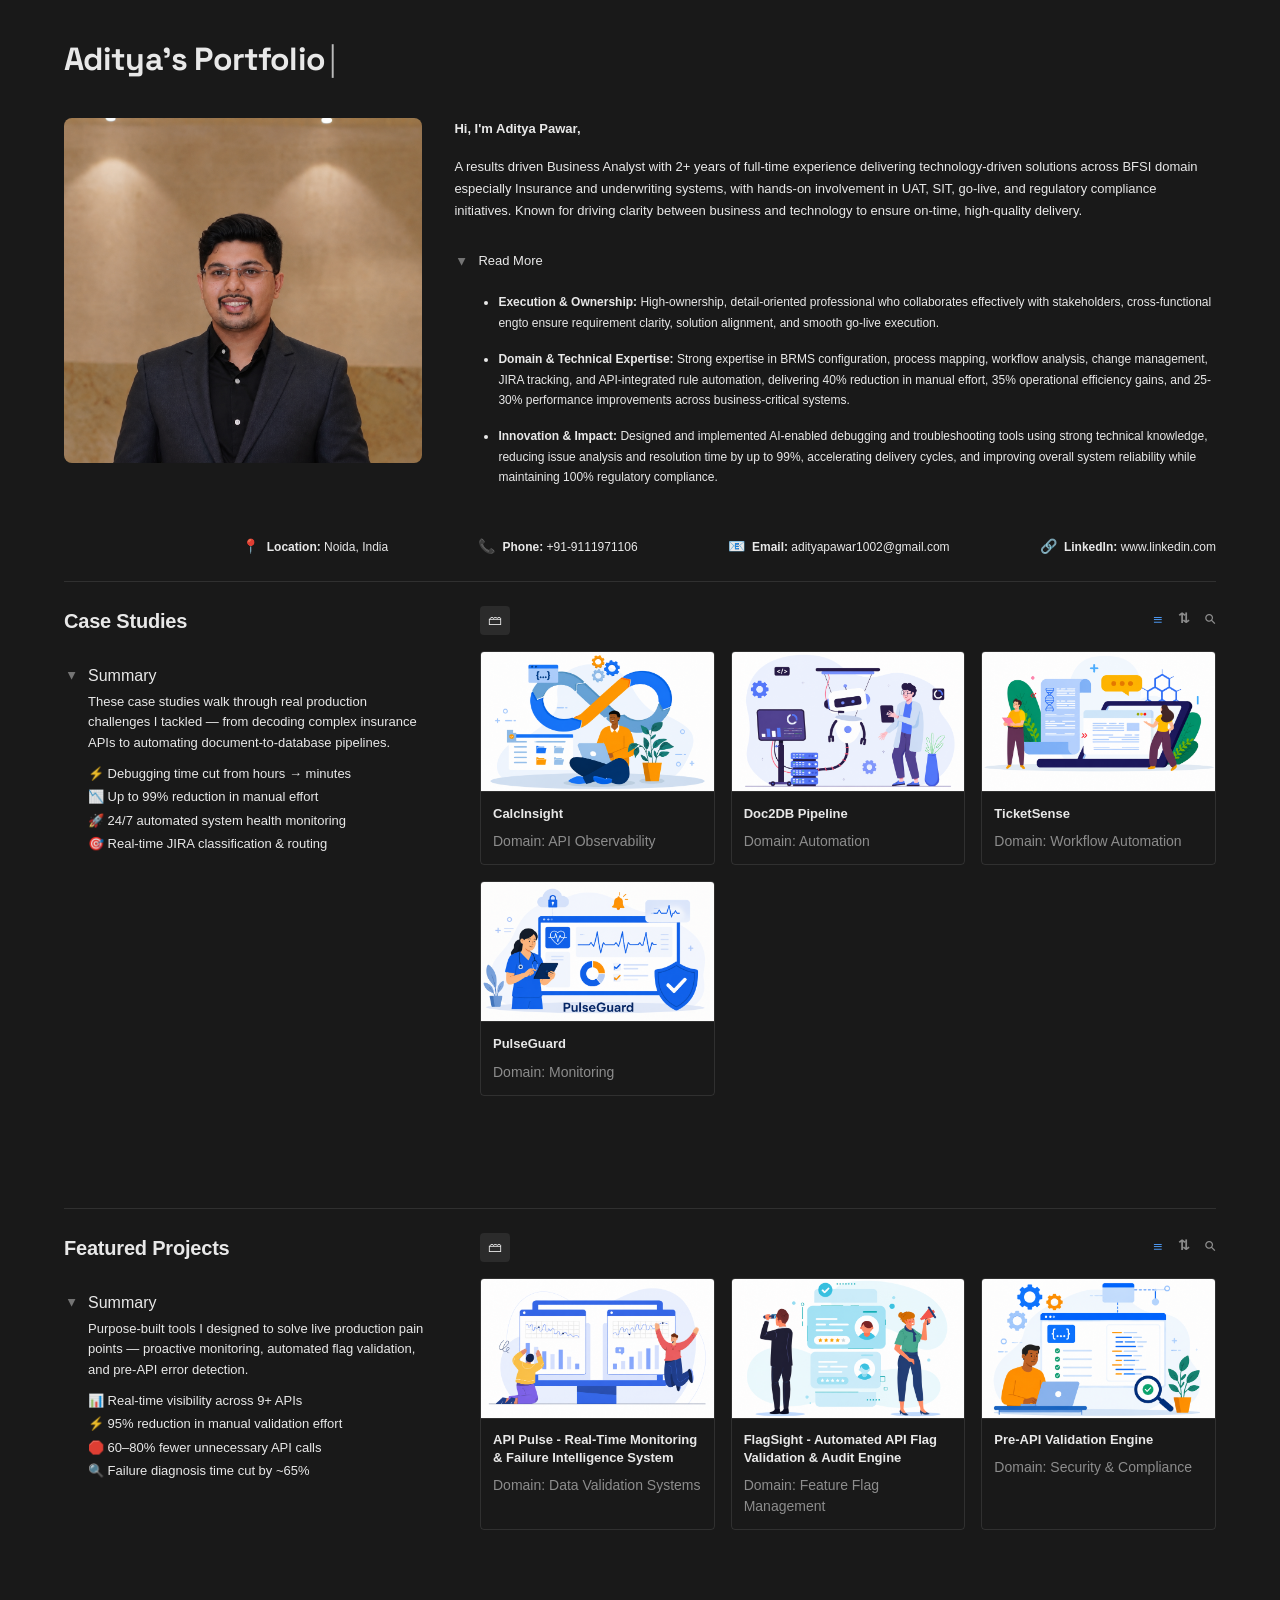
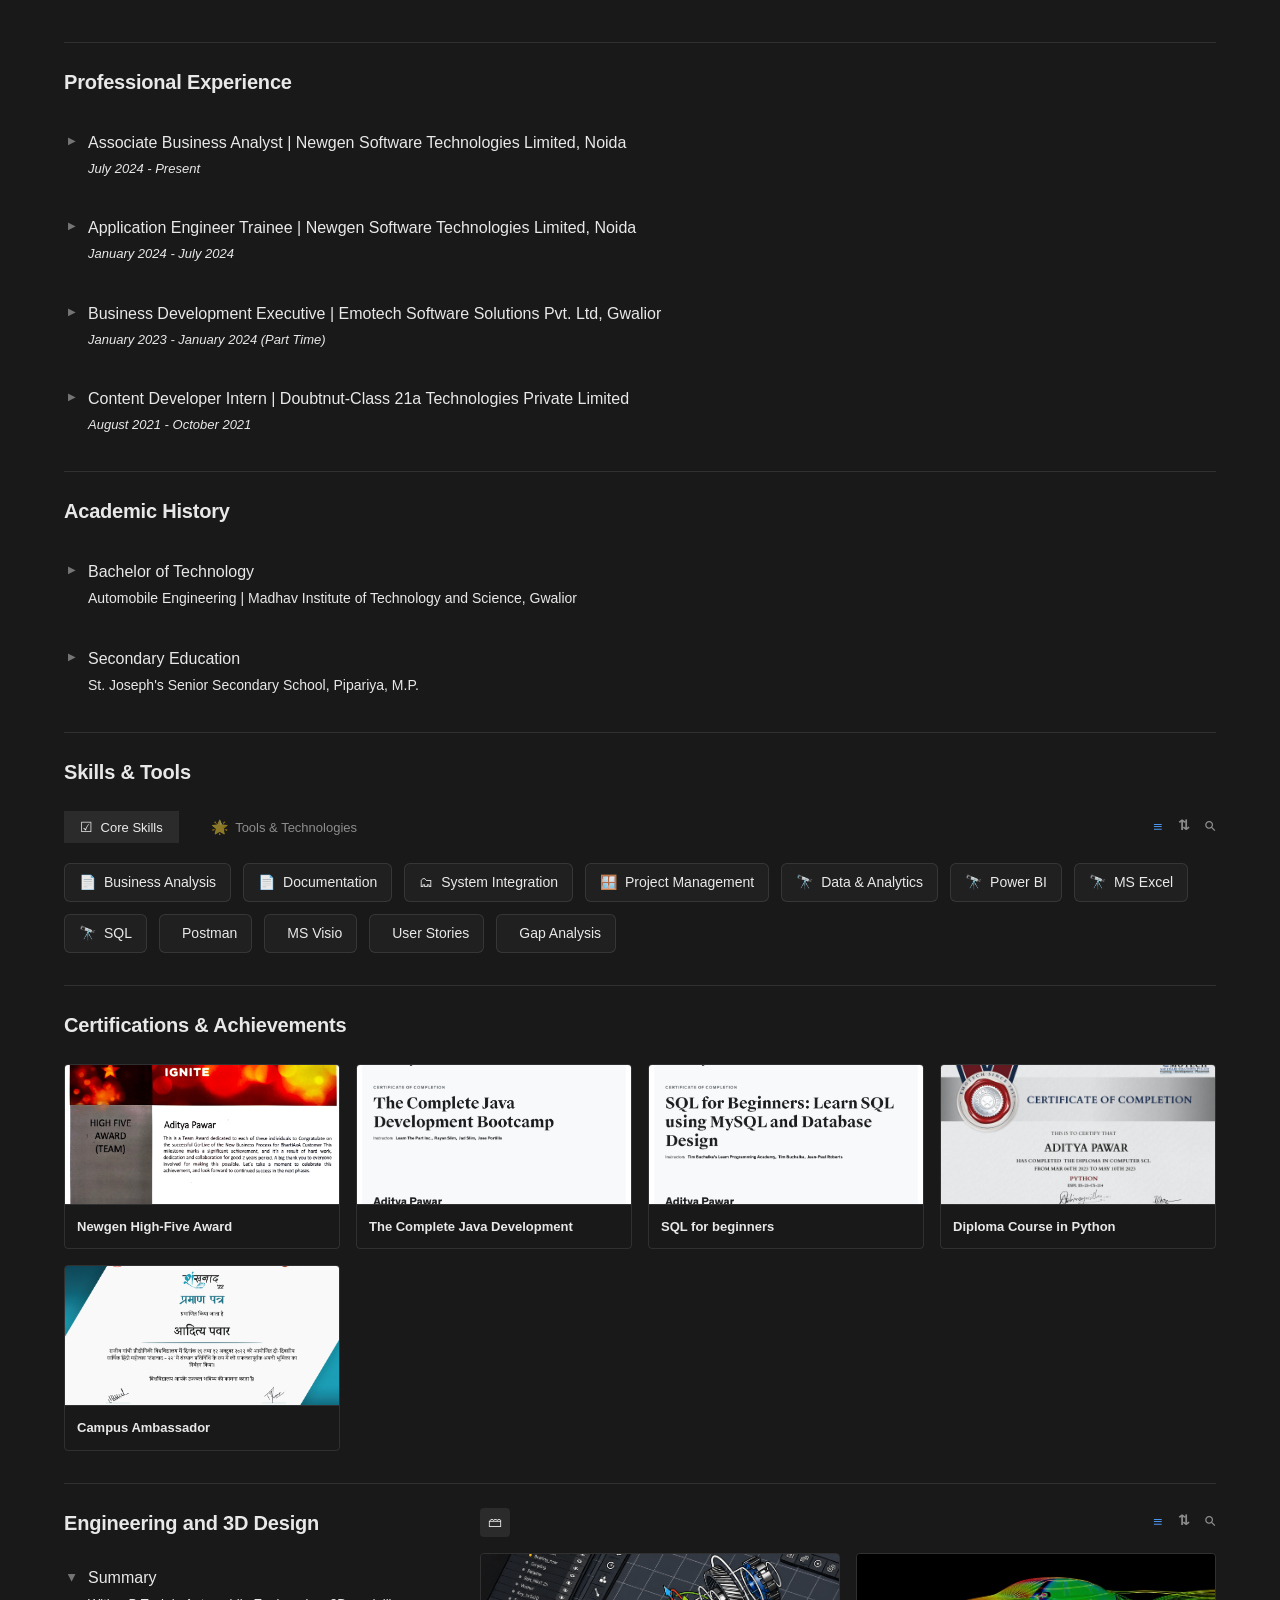
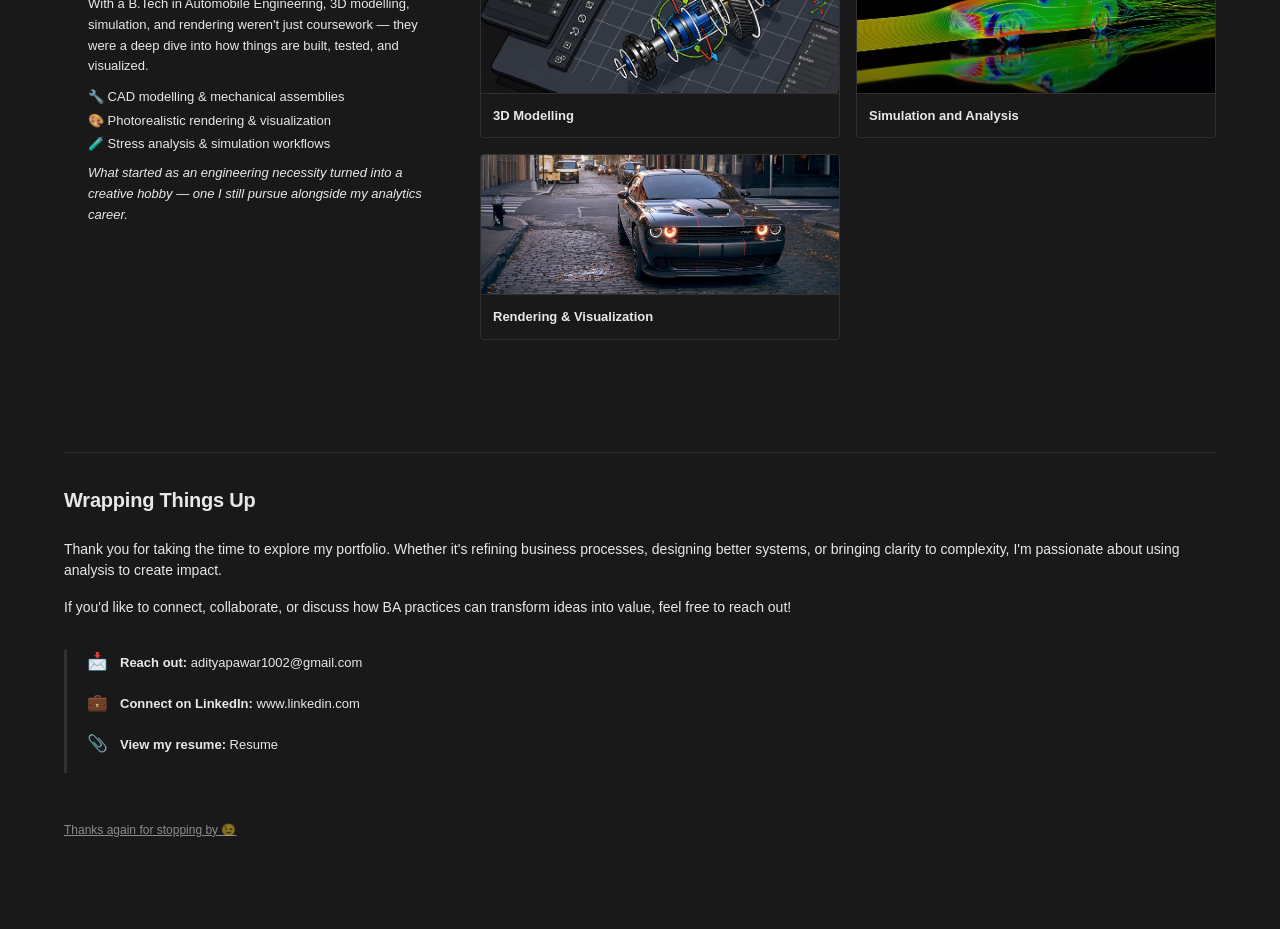
<file: index.html>
<!DOCTYPE html>
<html lang="en">

<head>
    <meta charset="UTF-8">
    <meta name="viewport" content="width=device-width, initial-scale=1.0">
    <title>Aditya Pawar - Portfolio</title>
    <link rel="preconnect" href="https://fonts.googleapis.com">
    <link rel="preconnect" href="https://fonts.gstatic.com" crossorigin>
    <link href="https://fonts.googleapis.com/css2?family=Inter:wght@400;500;600;700&family=Space+Grotesk:wght@700&display=swap" rel="stylesheet">
    <link rel="stylesheet" href="styles.css">
</head>

<body>
    <div class="notion-page">
        <main class="content-wrapper">
            <!-- Header Title -->
            <h1 class="portfolio-main-title"><span class="typewriter"></span><span class="typewriter-cursor">|</span></h1>

            <!-- Profile Section -->
            <header class="profile-section-new">
                <div class="profile-left">
                    <img src="Projects Pages/assets/HeroImages/ProfileImage.svg" alt="Aditya Pawar"
                        class="profile-avatar-large">
                </div>

                <div class="profile-right">
                    <p class="profile-greeting">Hi, I'm Aditya Pawar,</p>
                    <p class="profile-bio">A results driven Business Analyst with 2+ years of full-time experience
                        delivering technology-driven solutions across BFSI domain especially Insurance and underwriting
                        systems, with hands-on involvement in UAT, SIT, go-live, and regulatory compliance initiatives.
                        Known for driving clarity between business and technology to ensure on-time, high-quality
                        delivery.</p>

                    <details class="notion-toggle" open>
                        <summary>Read More</summary>
                        <div class="toggle-content">
                            <ul class="profile-bullet-list">
                                <li><strong>Execution & Ownership:</strong> High-ownership, detail-oriented professional
                                    who collaborates effectively with stakeholders, cross-functional engto ensure
                                    requirement clarity, solution alignment, and smooth go-live execution.</li>
                                <li><strong>Domain & Technical Expertise:</strong> Strong expertise in BRMS
                                    configuration, process mapping, workflow analysis, change management, JIRA tracking,
                                    and API-integrated rule automation, delivering 40% reduction in manual effort, 35%
                                    operational efficiency gains, and 25-30% performance improvements across
                                    business-critical systems.</li>
                                <li><strong>Innovation & Impact:</strong> Designed and implemented AI-enabled debugging
                                    and troubleshooting tools using strong technical knowledge, reducing issue analysis
                                    and resolution time by up to 99%, accelerating delivery cycles, and improving
                                    overall system reliability while maintaining 100% regulatory compliance.</li>
                            </ul>
                        </div>
                    </details>

                </div>
            </header>

            <div class="contact-info new-contact">
                <span class="contact-item"><span style="font-size: 14px; margin-right: 4px;">📍</span>
                    <strong>Location:</strong> Noida, India</span>
                <span class="contact-item"><span style="font-size: 14px; margin-right: 4px;">📞</span>
                    <strong>Phone:</strong> +91-9111971106</span>
                <span class="contact-item"><span style="font-size: 14px; margin-right: 4px;">📧</span>
                    <strong>Email:</strong> <a
                        href="mailto:adityapawar1002@gmail.com">adityapawar1002@gmail.com</a></span>
                <span class="contact-item"><span style="font-size: 14px; margin-right: 4px;">🔗</span>
                    <strong>LinkedIn:</strong> <a href="https://www.linkedin.com/in/aditya-pawar-b94b47212/"
                        target="_blank">www.linkedin.com</a></span>
            </div>

            <hr class="notion-divider">

            <!-- Dynamic Content Area -->
            <div id="dynamic-content">
                <!-- Case Studies -->
                <div class="featured-projects-section" style="display: flex; gap: 48px; align-items: flex-start;">
                    <!-- Left Column -->
                    <div class="featured-left" style="flex: 1; min-width: 300px;">
                        <h3 class="section-title">Case Studies</h3>
                        <details class="notion-toggle" open>
                            <summary>Summary</summary>
                            <div class="toggle-content" style="padding-top: 0; padding-bottom: 0;">
                                <p
                                    style="font-size: 13px; line-height: 1.6; color: var(--text-color); margin-bottom: 8px;">
                                    These case studies walk through real production challenges I tackled — from decoding
                                    complex insurance APIs to automating document-to-database pipelines.
                                </p>
                                <p style="font-size: 13px; line-height: 1.8; color: var(--text-color); margin: 0;">
                                    ⚡ Debugging time cut from hours → minutes<br>
                                    📉 Up to 99% reduction in manual effort<br>
                                    🚀 24/7 automated system health monitoring<br>
                                    🎯 Real-time JIRA classification & routing
                                </p>
                            </div>
                        </details>
                    </div>

                    <!-- Right Column -->
                    <div class="featured-right" style="flex: 2; min-width: 0;">
                        <!-- Right column header (Notion style) -->
                        <div class="notion-tabs-header"
                            style="display: flex; justify-content: space-between; align-items: center; border-bottom: none; margin-bottom: 16px;">
                            <div style="display: flex; align-items: center;">
                                <span
                                    style="font-size: 14px; color: var(--text-color); padding: 4px 8px; background-color: rgba(255,255,255,0.08); border-radius: 4px;">🗃</span>
                            </div>
                            <div class="notion-view-actions"
                                style="display: flex; gap: 16px; color: var(--text-muted); font-size: 16px;">
                                <span
                                    style="cursor: pointer; color: #50a0ff; font-weight: bold; transform: scaleY(0.8); display: inline-block;">≡</span>
                                <span style="cursor: pointer; font-size: 14px; font-weight: bold;">⇅</span>
                                <span
                                    style="cursor: pointer; font-size: 14px; transform: rotate(-45deg); display: inline-block;">⚲</span>
                            </div>
                        </div>

                        <div class="gallery-grid"
                            style="display: grid; grid-template-columns: repeat(auto-fill, minmax(215px,1fr)); gap: 16px; margin-top: 0;">
                            <a href="Projects Pages/calcinsight.html" class="gallery-card">
                                <img src="Projects Pages/assets/CoverImages/CalcInsight_Cover.svg" alt="CalcInsight"
                                    class="gallery-card-image">
                                <div class="gallery-card-content">
                                    <span class="gallery-card-title">CalcInsight</span>
                                    <span class="gallery-card-domain">Domain: API Observability</span>
                                </div>
                            </a>
                            <a href="Projects Pages/doc2db.html" class="gallery-card">
                                <img src="Projects Pages/assets/CoverImages/Doc2DB.svg" alt="Doc2DB Pipeline"
                                    class="gallery-card-image">
                                <div class="gallery-card-content">
                                    <span class="gallery-card-title">Doc2DB Pipeline</span>
                                    <span class="gallery-card-domain">Domain: Automation</span>
                                </div>
                            </a>
                            <a href="Projects Pages/ticketsense.html" class="gallery-card">
                                <img src="Projects Pages/assets/CoverImages/ticketsense_Cover.svg" alt="TicketSense"
                                    class="gallery-card-image">
                                <div class="gallery-card-content">
                                    <span class="gallery-card-title">TicketSense</span>
                                    <span class="gallery-card-domain">Domain: Workflow Automation</span>
                                </div>
                            </a>
                            <a href="Projects Pages/pulseguard.html" class="gallery-card">
                                <img src="Projects Pages/assets/CoverImages/PulseGuard.svg" alt="PulseGuard"
                                    class="gallery-card-image">
                                <div class="gallery-card-content">
                                    <span class="gallery-card-title">PulseGuard</span>
                                    <span class="gallery-card-domain">Domain: Monitoring</span>
                                </div>
                            </a>
                        </div>
                    </div>
                </div>

                <hr class="notion-divider">

                <!-- Featured Projects -->
                <div class="featured-projects-section" style="display: flex; gap: 48px; align-items: flex-start;">
                    <!-- Left Column -->
                    <div class="featured-left" style="flex: 1; min-width: 300px;">
                        <h3 class="section-title">Featured Projects</h3>
                        <details class="notion-toggle" open>
                            <summary>Summary</summary>
                            <div class="toggle-content" style="padding-top: 0; padding-bottom: 0;">
                                <p
                                    style="font-size: 13px; line-height: 1.6; color: var(--text-color); margin-bottom: 8px;">
                                    Purpose-built tools I designed to solve live production pain points — proactive
                                    monitoring, automated flag validation, and pre-API error detection.
                                </p>
                                <p style="font-size: 13px; line-height: 1.8; color: var(--text-color); margin: 0;">
                                    📊 Real-time visibility across 9+ APIs<br>
                                    ⚡ 95% reduction in manual validation effort<br>
                                    🛑 60–80% fewer unnecessary API calls<br>
                                    🔍 Failure diagnosis time cut by ~65%
                                </p>
                            </div>
                        </details>
                    </div>

                    <!-- Right Column -->
                    <div class="featured-right" style="flex: 2; min-width: 0;">
                        <!-- Right column header (Notion style) -->
                        <div class="notion-tabs-header"
                            style="display: flex; justify-content: space-between; align-items: center; border-bottom: none; margin-bottom: 16px;">
                            <div style="display: flex; align-items: center;">
                                <span
                                    style="font-size: 14px; color: var(--text-color); padding: 4px 8px; background-color: rgba(255,255,255,0.08); border-radius: 4px;">🗃</span>
                            </div>
                            <div class="notion-view-actions"
                                style="display: flex; gap: 16px; color: var(--text-muted); font-size: 16px;">
                                <span
                                    style="cursor: pointer; color: #50a0ff; font-weight: bold; transform: scaleY(0.8); display: inline-block;">≡</span>
                                <span style="cursor: pointer; font-size: 14px; font-weight: bold;">⇅</span>
                                <span
                                    style="cursor: pointer; font-size: 14px; transform: rotate(-45deg); display: inline-block;">⚲</span>
                            </div>
                        </div>

                        <div class="gallery-grid"
                            style="display: grid; grid-template-columns: repeat(3, 1fr); gap: 16px; margin-top: 0;">
                            <a href="Projects Pages/apipulse.html" class="gallery-card">
                                <img src="Projects Pages/assets/CoverImages/APIPulse_Cover.svg" alt="API Pulse"
                                    class="gallery-card-image">
                                <div class="gallery-card-content">
                                    <span class="gallery-card-title" style="font-size: 13px; line-height: 1.4;">API
                                        Pulse - Real-Time Monitoring & Failure Intelligence System</span>
                                    <span class="gallery-card-domain">Domain: Data Validation Systems</span>
                                </div>
                            </a>
                            <a href="Projects Pages/flagsight.html" class="gallery-card">
                                <img src="Projects Pages/assets/CoverImages/FlagSight.svg" alt="FlagSight"
                                    class="gallery-card-image">
                                <div class="gallery-card-content">
                                    <span class="gallery-card-title"
                                        style="font-size: 13px; line-height: 1.4;">FlagSight - Automated API Flag
                                        Validation & Audit Engine</span>
                                    <span class="gallery-card-domain">Domain: Feature Flag Management</span>
                                </div>
                            </a>
                            <a href="Projects Pages/preapi-validation.html" class="gallery-card">
                                <img src="Projects Pages/assets/CoverImages/PreAPI_Cover.svg"
                                    alt="Pre-API Validation Engine" class="gallery-card-image">
                                <div class="gallery-card-content">
                                    <span class="gallery-card-title" style="font-size: 13px; line-height: 1.4;">Pre-API
                                        Validation Engine</span>
                                    <span class="gallery-card-domain">Domain: Security & Compliance</span>
                                </div>
                            </a>
                        </div>
                    </div>
                </div>

                <hr class="notion-divider">

                <!-- Professional Experience -->
                <h3 class="section-title">Professional Experience</h3>

                <div class="experience-list" style="display: flex; flex-direction: column; gap: 16px;">
                    <details class="notion-toggle">
                        <summary style="align-items: flex-start;">
                            <div style="display: flex; flex-direction: column; margin-top: -2px;">
                                <span>Associate Business Analyst | Newgen Software Technologies Limited, Noida</span>
                                <span
                                    style="font-style: italic; font-size: 13px; color: var(--text-color); font-weight: normal; margin-top: 4px;">July
                                    2024 - Present</span>
                            </div>
                        </summary>
                        <div class="toggle-content" style="padding-top: 0; padding-bottom: 0;"></div>
                    </details>

                    <details class="notion-toggle">
                        <summary style="align-items: flex-start;">
                            <div style="display: flex; flex-direction: column; margin-top: -2px;">
                                <span>Application Engineer Trainee | Newgen Software Technologies Limited, Noida</span>
                                <span
                                    style="font-style: italic; font-size: 13px; color: var(--text-color); font-weight: normal; margin-top: 4px;">January
                                    2024 - July 2024</span>
                            </div>
                        </summary>
                        <div class="toggle-content" style="padding-top: 0; padding-bottom: 0;"></div>
                    </details>

                    <details class="notion-toggle">
                        <summary style="align-items: flex-start;">
                            <div style="display: flex; flex-direction: column; margin-top: -2px;">
                                <span>Business Development Executive | Emotech Software Solutions Pvt. Ltd,
                                    Gwalior</span>
                                <span
                                    style="font-style: italic; font-size: 13px; color: var(--text-color); font-weight: normal; margin-top: 4px;">January
                                    2023 - January 2024 (Part Time)</span>
                            </div>
                        </summary>
                        <div class="toggle-content" style="padding-top: 0; padding-bottom: 0;"></div>
                    </details>

                    <details class="notion-toggle">
                        <summary style="align-items: flex-start;">
                            <div style="display: flex; flex-direction: column; margin-top: -2px;">
                                <span>Content Developer Intern | Doubtnut-Class 21a Technologies Private Limited</span>
                                <span
                                    style="font-style: italic; font-size: 13px; color: var(--text-color); font-weight: normal; margin-top: 4px;">August
                                    2021 - October 2021</span>
                            </div>
                        </summary>
                        <div class="toggle-content" style="padding-top: 0; padding-bottom: 0;"></div>
                    </details>
                </div>

                <hr class="notion-divider">

                <!-- Academic History -->
                <h3 class="section-title">Academic History</h3>

                <div class="experience-list" style="display: flex; flex-direction: column; gap: 16px;">
                    <details class="notion-toggle">
                        <summary style="align-items: flex-start;">
                            <div style="display: flex; flex-direction: column; margin-top: -2px;">
                                <span>Bachelor of Technology</span>
                                <span
                                    style="font-size: 14px; color: var(--text-color); font-weight: normal; margin-top: 4px;">Automobile
                                    Engineering | Madhav Institute of Technology and Science, Gwalior</span>
                            </div>
                        </summary>
                        <div class="toggle-content" style="padding-top: 0; padding-bottom: 0;">
                            <p style="font-size: 14px; color: var(--text-color);">CGPA: 7.6/10 | July 2020 - July 2024
                            </p>
                        </div>
                    </details>

                    <details class="notion-toggle">
                        <summary style="align-items: flex-start;">
                            <div style="display: flex; flex-direction: column; margin-top: -2px;">
                                <span>Secondary Education</span>
                                <span
                                    style="font-size: 14px; color: var(--text-color); font-weight: normal; margin-top: 4px;">St.
                                    Joseph's Senior Secondary School, Pipariya, M.P.</span>
                            </div>
                        </summary>
                        <div class="toggle-content" style="padding-top: 0; padding-bottom: 0;">
                            <p style="font-size: 14px; color: var(--text-color); margin-bottom: 12px;">Class XII (PCM),
                                CBSE | 2020 | 80%</p>
                            <p style="font-size: 14px; color: var(--text-color);">Class X, CBSE | 2018 | 80%</p>
                        </div>
                    </details>
                </div>

                <hr class="notion-divider">

                <!-- Skills & Tools -->
                <h3 class="section-title">Skills & Tools</h3>

                <div class="tabs-container">
                    <div class="tabs-header notion-tabs-header"
                        style="display: flex; justify-content: space-between; align-items: center; border-bottom: none; margin-bottom: 20px;">
                        <div style="display: flex; gap: 16px;">
                            <button class="tab-btn active notion-tab-btn" data-tab="core-skills"><span
                                    style="font-size: 14px; margin-right: 4px;">☑</span> Core Skills</button>
                            <button class="tab-btn notion-tab-btn" data-tab="tools-tech"><span
                                    style="font-size: 14px; margin-right: 4px;">🌟</span> Tools & Technologies</button>
                        </div>
                        <div class="notion-view-actions"
                            style="display: flex; gap: 16px; color: var(--text-muted); font-size: 16px;">
                            <span
                                style="cursor: pointer; color: #50a0ff; font-weight: bold; transform: scaleY(0.8); display: inline-block;">≡</span>
                            <span style="cursor: pointer; font-size: 14px; font-weight: bold;">⇅</span>
                            <span
                                style="cursor: pointer; font-size: 14px; transform: rotate(-45deg); display: inline-block;">⚲</span>
                        </div>
                    </div>

                    <div class="tab-content active" id="core-skills">
                        <div class="skills-grid">
                            <div class="skill-badge"><span class="skill-icon">📄</span> Business Analysis</div>
                            <div class="skill-badge"><span class="skill-icon">📄</span> Documentation</div>
                            <div class="skill-badge"><span class="skill-icon">🗂</span> System Integration</div>
                            <div class="skill-badge"><span class="skill-icon">🪟</span> Project Management</div>
                            <div class="skill-badge"><span class="skill-icon">🔭</span> Data & Analytics</div>
                            <div class="skill-badge"><span class="skill-icon">🔭</span> Power BI</div>
                            <div class="skill-badge"><span class="skill-icon">🔭</span> MS Excel</div>
                            <div class="skill-badge"><span class="skill-icon">🔭</span> SQL</div>
                            <div class="skill-badge"><span class="skill-icon"
                                    style="opacity: 0; width: 0; margin: 0;"></span>Postman</div>
                            <div class="skill-badge"><span class="skill-icon"
                                    style="opacity: 0; width: 0; margin: 0;"></span>MS Visio</div>
                            <div class="skill-badge"><span class="skill-icon"
                                    style="opacity: 0; width: 0; margin: 0;"></span>User Stories</div>
                            <div class="skill-badge"><span class="skill-icon"
                                    style="opacity: 0; width: 0; margin: 0;"></span>Gap Analysis</div>
                        </div>
                    </div>

                    <div class="tab-content" id="tools-tech">
                        <div class="skills-grid">
                            <div class="skill-badge"><span class="skill-icon">☂</span> JIRA</div>
                            <div class="skill-badge"><span class="skill-icon">📓</span> Notion</div>
                            <div class="skill-badge"><span class="skill-icon">✏</span> Lucidchart</div>
                            <div class="skill-badge"><span class="skill-icon">🌐</span> Salesforce Platform</div>
                        </div>
                    </div>
                </div>

                <hr class="notion-divider">

                <!-- Certifications & Achievements -->
                <h3 class="section-title">Certifications & Achievements</h3>
                <div class="gallery-grid">
                    <a href="Certificates/NewgenHighFive.jpg" target="_blank" class="gallery-card">
                        <img src="Certificates/NewgenHighFive_Cover.jpg" alt="Newgen High-Five Award"
                            class="gallery-card-image">
                        <div class="gallery-card-content">
                            <span class="gallery-card-title">Newgen High-Five Award</span>
                        </div>
                    </a>
                    <a href="Certificates/java udemy.pdf" target="_blank" class="gallery-card">
                        <img src="Certificates/java udemy_Cover.jpg" alt="The Complete Java Development"
                            class="gallery-card-image">
                        <div class="gallery-card-content">
                            <span class="gallery-card-title">The Complete Java Development</span>
                        </div>
                    </a>
                    <a href="Certificates/Sql udem.pdf" target="_blank" class="gallery-card">
                        <img src="Certificates/Sql udem_Cover.jpg" alt="SQL for beginners" class="gallery-card-image">
                        <div class="gallery-card-content">
                            <span class="gallery-card-title">SQL for beginners</span>
                        </div>
                    </a>
                    <a href="Certificates/python.jpeg" target="_blank" class="gallery-card">
                        <img src="Certificates/python.jpeg" alt="Diploma Course in Python" class="gallery-card-image">
                        <div class="gallery-card-content">
                            <span class="gallery-card-title">Diploma Course in Python</span>
                        </div>
                    </a>
                    <a href="Certificates/Shankhnaad CAP.pdf" target="_blank" class="gallery-card">
                        <img src="Certificates/Shankhnaad CAP_Cover.jpg" alt="Campus Ambassador"
                            class="gallery-card-image">
                        <div class="gallery-card-content">
                            <span class="gallery-card-title">Campus Ambassador</span>
                        </div>
                    </a>
                </div>

                <hr class="notion-divider">

                <!-- Engineering and 3D Design -->
                <div class="featured-projects-section" style="display: flex; gap: 48px; align-items: flex-start;">
                    <!-- Left Column -->
                    <div class="featured-left" style="flex: 1; min-width: 300px;">
                        <h3 class="section-title">Engineering and 3D Design</h3>
                        <details class="notion-toggle" open>
                            <summary>Summary</summary>
                            <div class="toggle-content" style="padding-top: 0; padding-bottom: 0;">
                                <p
                                    style="font-size: 13px; line-height: 1.6; color: var(--text-color); margin-bottom: 8px;">
                                    With a B.Tech in Automobile Engineering, 3D modelling, simulation, and rendering
                                    weren't just coursework — they were a deep dive into how things are built, tested,
                                    and visualized.
                                </p>
                                <p
                                    style="font-size: 13px; line-height: 1.8; color: var(--text-color); margin-bottom: 8px;">
                                    🔧 CAD modelling & mechanical assemblies<br>
                                    🎨 Photorealistic rendering & visualization<br>
                                    🧪 Stress analysis & simulation workflows
                                </p>
                                <p
                                    style="font-size: 13px; line-height: 1.6; color: var(--text-color); margin: 0; font-style: italic;">
                                    What started as an engineering necessity turned into a creative hobby — one I still
                                    pursue alongside my analytics career.
                                </p>
                            </div>
                        </details>
                    </div>

                    <!-- Right Column -->
                    <div class="featured-right" style="flex: 2; min-width: 0;">
                        <!-- Right column header (Notion style) -->
                        <div class="notion-tabs-header"
                            style="display: flex; justify-content: space-between; align-items: center; border-bottom: none; margin-bottom: 16px;">
                            <div style="display: flex; align-items: center;">
                                <span
                                    style="font-size: 14px; color: var(--text-color); padding: 4px 8px; background-color: rgba(255,255,255,0.08); border-radius: 4px;">🗃</span>
                            </div>
                            <div class="notion-view-actions"
                                style="display: flex; gap: 16px; color: var(--text-muted); font-size: 16px;">
                                <span
                                    style="cursor: pointer; color: #50a0ff; font-weight: bold; transform: scaleY(0.8); display: inline-block;">≡</span>
                                <span style="cursor: pointer; font-size: 14px; font-weight: bold;">⇅</span>
                                <span
                                    style="cursor: pointer; font-size: 14px; transform: rotate(-45deg); display: inline-block;">⚲</span>
                            </div>
                        </div>

                        <div class="gallery-grid"
                            style="display: grid; grid-template-columns: repeat(auto-fill, minmax(300px, 1fr)); gap: 16px; margin-top: 0;">
                            <a href="Projects Pages/3d-modelling.html" class="gallery-card">
                                <img src="Projects Pages/assets/HeroImages/Modelling.svg" alt="3D Modelling"
                                    class="gallery-card-image">
                                <div class="gallery-card-content">
                                    <span class="gallery-card-title">3D Modelling</span>
                                </div>
                            </a>
                            <a href="Projects Pages/simulation.html" class="gallery-card">
                                <img src="Projects Pages/assets/HeroImages/Simulation.svg" alt="Simulation and Analysis"
                                    class="gallery-card-image">
                                <div class="gallery-card-content">
                                    <span class="gallery-card-title">Simulation and Analysis</span>
                                </div>
                            </a>
                            <a href="Projects Pages/rendering.html" class="gallery-card">
                                <img src="Projects Pages/assets/HeroImages/Rendering.svg"
                                    alt="Rendering & Visualization" class="gallery-card-image">
                                <div class="gallery-card-content">
                                    <span class="gallery-card-title">Rendering & Visualization</span>
                                </div>
                            </a>
                        </div>
                    </div>
                </div>

                <!-- Footer -->
                <footer class="portfolio-footer">
                    <h3 class="section-title">Wrapping Things Up</h3>
                    <p class="footer-text" style="margin-bottom: 16px;">Thank you for taking the time to explore my
                        portfolio. Whether it's refining business processes, designing better systems, or bringing
                        clarity to complexity, I'm passionate about using analysis to create impact.</p>
                    <p class="footer-text">If you'd like to connect, collaborate, or discuss how BA practices can
                        transform ideas into value, feel free to reach out!</p>

                    <div class="footer-callout">
                        <div class="footer-link-block">
                            <span class="footer-icon">📩</span>
                            <span><strong>Reach out:</strong> <a
                                    href="mailto:adityapawar1002@gmail.com">adityapawar1002@gmail.com</a></span>
                        </div>
                        <div class="footer-link-block">
                            <span class="footer-icon">💼</span>
                            <span><strong>Connect on LinkedIn:</strong> <a
                                    href="https://www.linkedin.com/in/aditya-pawar-b94b47212/"
                                    target="_blank">www.linkedin.com</a></span>
                        </div>
                        <div class="footer-link-block">
                            <span class="footer-icon">📎</span>
                            <span><strong>View my resume:</strong> <a
                                    href="https://drive.google.com/drive/folders/1LVRGQH895Tv9kURvZ2pmlfb_qJI8-uvn?usp=sharing"
                                    target="_blank">Resume<span>
                        </div>
                    </div>

                    <p class="footer-note" style="text-align: left; margin-top: 24px;">Thanks again for stopping by 😉
                    </p>
                </footer>
            </div>
        </main>
    </div>

    <script src="../script.js"></script>
    <script>
        (function () {
            const text = "Aditya's Portfolio";
            const el = document.querySelector('.typewriter');
            const cursor = document.querySelector('.typewriter-cursor');
            const typeSpeed = 80;   // ms per character while typing
            const deleteSpeed = 40; // ms per character while deleting
            const pauseAfterType = 2200;  // ms pause after fully typed
            const pauseAfterDelete = 500; // ms pause before retyping

            let i = 0;
            let deleting = false;

            function tick() {
                if (!deleting) {
                    el.textContent = text.slice(0, i + 1);
                    i++;
                    if (i === text.length) {
                        deleting = true;
                        setTimeout(tick, pauseAfterType);
                        return;
                    }
                    setTimeout(tick, typeSpeed);
                } else {
                    el.textContent = text.slice(0, i - 1);
                    i--;
                    if (i === 0) {
                        deleting = false;
                        setTimeout(tick, pauseAfterDelete);
                        return;
                    }
                    setTimeout(tick, deleteSpeed);
                }
            }

            tick();
        })();
    </script>
</body>

</html>
</file>
<file: styles.css>
:root {
    --bg-color: #191919;
    --text-color: rgba(255, 255, 255, 0.9);
    --text-muted: rgba(255, 255, 255, 0.5);
    --border-color: rgba(255, 255, 255, 0.1);
    --hover-bg: rgba(255, 255, 255, 0.05);
    --toggle-triangle: rgba(255, 255, 255, 0.4);
    --font-sans: ui-sans-serif, -apple-system, BlinkMacSystemFont, "Segoe UI", Helvetica, "Apple Color Emoji", Arial, sans-serif, "Segoe UI Emoji", "Segoe UI Symbol";
}

* {
    box-sizing: border-box;
    margin: 0;
    padding: 0;
}

body {
    background-color: var(--bg-color);
    color: var(--text-color);
    font-family: var(--font-sans);
    line-height: 1.5;
    -webkit-font-smoothing: antialiased;
}

a {
    color: inherit;
    text-decoration: underline;
    text-decoration-color: var(--text-muted);
}

a:hover {
    text-decoration-color: var(--text-color);
}

.notion-page {
    display: flex;
    flex-direction: column;
    min-height: 100vh;
}

.content-wrapper {
    width: 100%;
    margin: 0 auto;
    /* Fluid horizontal padding: scales from 24px (small) → 96px (1920px+) */
    padding: 0 clamp(24px, 5vw, 96px) 10vh;
}

.portfolio-main-title {
    /* Fluid: 32px at small screens → 48px at 1920px */
    font-size: clamp(32px, 2.5vw, 48px);
    font-weight: 700;
    font-family: 'Space Grotesk', sans-serif;
    margin-top: 35px;
    margin-bottom: 35px;
    letter-spacing: -0.02em;
    display: flex;
    align-items: baseline;
    gap: 2px;
    min-height: 1.2em;
}

.typewriter-cursor {
    display: inline-block;
    color: rgba(255, 255, 255, 0.7);
    font-weight: 300;
    animation: blink 0.75s step-end infinite;
    margin-left: 2px;
}

@keyframes blink {
    0%, 100% { opacity: 1; }
    50%       { opacity: 0; }
}

.profile-section-new {
    display: flex;
    /* Fluid gap: 24px → 48px */
    gap: clamp(24px, 2.5vw, 48px);
    margin-bottom: 32px;
    align-items: flex-start;
}

.profile-left {
    flex-shrink: 0;
}

.profile-avatar-large {
    /* Fluid width: caps at 525px, shrinks proportionally below 1875px viewport */
    width: min(525px, 28vw);
    /* Height auto with aspect-ratio preserves proportions without fixed px */
    height: auto;
    aspect-ratio: 525 / 505;
    object-fit: cover;
    border-radius: 8px;
    display: block;
    background-color: var(--hover-bg);
}

.profile-right {
    display: flex;
    flex-direction: column;
    gap: 16px;
    /* Fluid body font: 13px → 16px */
    font-size: clamp(13px, 0.85vw, 16px);
    line-height: 1.7;
}

.profile-greeting {
    font-weight: 600;
}

.profile-bullet-list {
    display: flex;
    flex-direction: column;
    gap: 16px;
    padding-left: 20px;
    margin-top: 8px;
}

.profile-bullet-list li {
    font-size: clamp(12px, 0.9vw, 15px);
    color: var(--text-color);
}

.new-contact {
    display: flex;
    flex-direction: row;
    flex-wrap: wrap;
    justify-content: flex-end;
    /* Change to flex-start for left align, center for center align */
    margin-top: 0;
    margin-bottom: 24px;
    gap: 90px;
}

.new-contact .contact-item {
    font-size: clamp(12px, 0.9vw, 15px);
    color: var(--text-color);
}

.new-contact .contact-item a {
    text-decoration: none;
}

.new-contact .contact-item a:hover {
    text-decoration: underline;
}

/* Responsiveness */
@media (max-width: 900px) {
    .profile-section-new {
        flex-direction: column;
        gap: 32px;
    }

    .profile-avatar-large {
        width: 100%;
        aspect-ratio: 525 / 505;
    }
}

/* Divider */
.notion-divider {
    border: 0;
    height: 1px;
    background-color: var(--border-color);
    margin: 24px 0;
}

/* Toggles */
.notion-toggle {
    margin: 8px 0;
}

.notion-toggle summary {
    display: flex;
    align-items: center;
    cursor: pointer;
    font-weight: 500;
    list-style: none;
    /* Hide default arrow */
    padding: 4px 0;
    transition: background 0.1s ease;
    border-radius: 4px;
}

.notion-toggle summary::-webkit-details-marker {
    display: none;
}

.notion-toggle summary::before {
    content: '▶';
    font-size: 10px;
    color: var(--toggle-triangle);
    margin-right: 8px;
    transition: transform 0.2s ease;
    display: inline-block;
    width: 16px;
    text-align: center;
}

.notion-toggle[open] summary::before {
    transform: rotate(90deg);
}

.notion-toggle summary:hover {
    background-color: var(--hover-bg);
}

.toggle-content {
    padding-left: 24px;
    padding-top: 8px;
    padding-bottom: 8px;
}

/* Responsiveness */
@media (max-width: 768px) {
    .content-wrapper {
        padding: 0 48px 80px;
    }
}

@media (max-width: 600px) {
    .content-wrapper {
        padding: 0 24px 80px;
    }
}

/* Gallery Grids */
.gallery-grid {
    display: grid;
    grid-template-columns: repeat(auto-fill, minmax(240px, 1fr));
    gap: 16px;
    margin-top: 16px;
    margin-bottom: 32px;
}

.gallery-card {
    display: flex;
    flex-direction: column;
    background-color: transparent;
    border: 1px solid var(--border-color);
    border-radius: 4px;
    overflow: hidden;
    transition: background-color 0.2s ease, border-color 0.2s ease;
    cursor: pointer;
    text-decoration: none;
}

.gallery-card:hover {
    background-color: var(--hover-bg);
}

.gallery-card-image {
    width: 100%;
    height: 140px;
    object-fit: cover;
    border-bottom: 1px solid var(--border-color);
}

.gallery-card-content {
    padding: 12px;
    display: flex;
    flex-direction: column;
    gap: 8px;
}

.gallery-card-title {
    font-size: clamp(13px, 0.9vw, 16px);
    font-weight: 600;
}

.gallery-card-domain {
    font-size: 14px;
    color: var(--text-muted);
}

.section-title {
    /* Fluid: 20px → 28px */
    font-size: clamp(20px, 1.5vw, 28px);
    font-weight: 600;
    margin-bottom: 24px;
    letter-spacing: -0.01em;
}

/* Tabs */
.tabs-container {
    margin-bottom: 32px;
}

.tabs-header {
    display: flex;
    border-bottom: 1px solid var(--border-color);
    margin-bottom: 16px;
}

.tab-btn {
    background: none;
    border: none;
    color: var(--text-muted);
    padding: 8px 16px;
    cursor: pointer;
    font-size: clamp(13px, 0.9vw, 16px);
    font-weight: 500;
    font-family: inherit;
    position: relative;
    transition: color 0.2s ease;
}

.tab-btn:hover {
    color: var(--text-color);
}

.tab-btn.active {
    color: var(--text-color);
}

.tab-btn.active::after {
    content: '';
    position: absolute;
    bottom: -1px;
    left: 0;
    width: 100%;
    height: 2px;
    background-color: var(--text-color);
}

.tab-content {
    display: none;
}

.tab-content.active {
    display: block;
}



/* Footer */
.portfolio-footer {
    margin-top: 48px;
    padding-top: 32px;
    border-top: 1px solid var(--border-color);
}

.footer-text {
    margin-bottom: 24px;
    /* Fluid: 14px → 17px */
    font-size: clamp(14px, 0.9vw, 17px);
}

.footer-callout {
    display: flex;
    flex-direction: column;
    gap: 16px;
    margin: 32px 0 48px 0;
    padding-left: 20px;
    border-left: 3px solid var(--border-color);
}

.footer-link-block {
    display: flex;
    align-items: center;
    text-decoration: none;
    font-size: clamp(13px, 0.9vw, 16px);
}

.footer-link-block a {
    text-decoration: none;
}

.footer-link-block a:hover {
    text-decoration: underline;
}

.footer-icon {
    margin-right: 12px;
    font-size: clamp(15px, 1.3vw, 20px);
}

.footer-note {
    font-size: clamp(12px, 0.9vw, 15px);
    color: var(--text-muted);
    text-align: center;
}

/* Notion-like Tabs and Badges */
.notion-tab-btn.active {
    background-color: rgba(255, 255, 255, 0.08);
    color: var(--text-color);
}

.notion-tab-btn.active::after {
    display: none;
}

.notion-tab-btn:hover {
    background-color: rgba(255, 255, 255, 0.05);
}

.skills-grid {
    display: flex;
    flex-wrap: wrap;
    gap: 12px;
}

.skill-badge {
    display: flex;
    align-items: center;
    gap: 8px;
    padding: 8px 14px;
    background-color: rgba(255, 255, 255, 0.03);
    border: 1px solid rgba(255, 255, 255, 0.1);
    border-radius: 6px;
    font-size: 14px;
    font-weight: 500;
    cursor: pointer;
    transition: background-color 0.2s ease, border-color 0.2s ease;
    color: var(--text-color);
}

.skill-badge:hover {
    background-color: rgba(255, 255, 255, 0.08);
    border-color: rgba(255, 255, 255, 0.2);
}

.skill-icon {
    font-size: 14px;
}

/* --- Layout Enhancements --- */
.featured-projects-section {
    display: flex;
    flex-wrap: wrap;
    gap: 48px;
    align-items: flex-start;
    margin-bottom: 80px;
}

.featured-left {
    flex: 1 1 300px;
}

.featured-right {
    flex: 2 1 450px;
}
</file>
